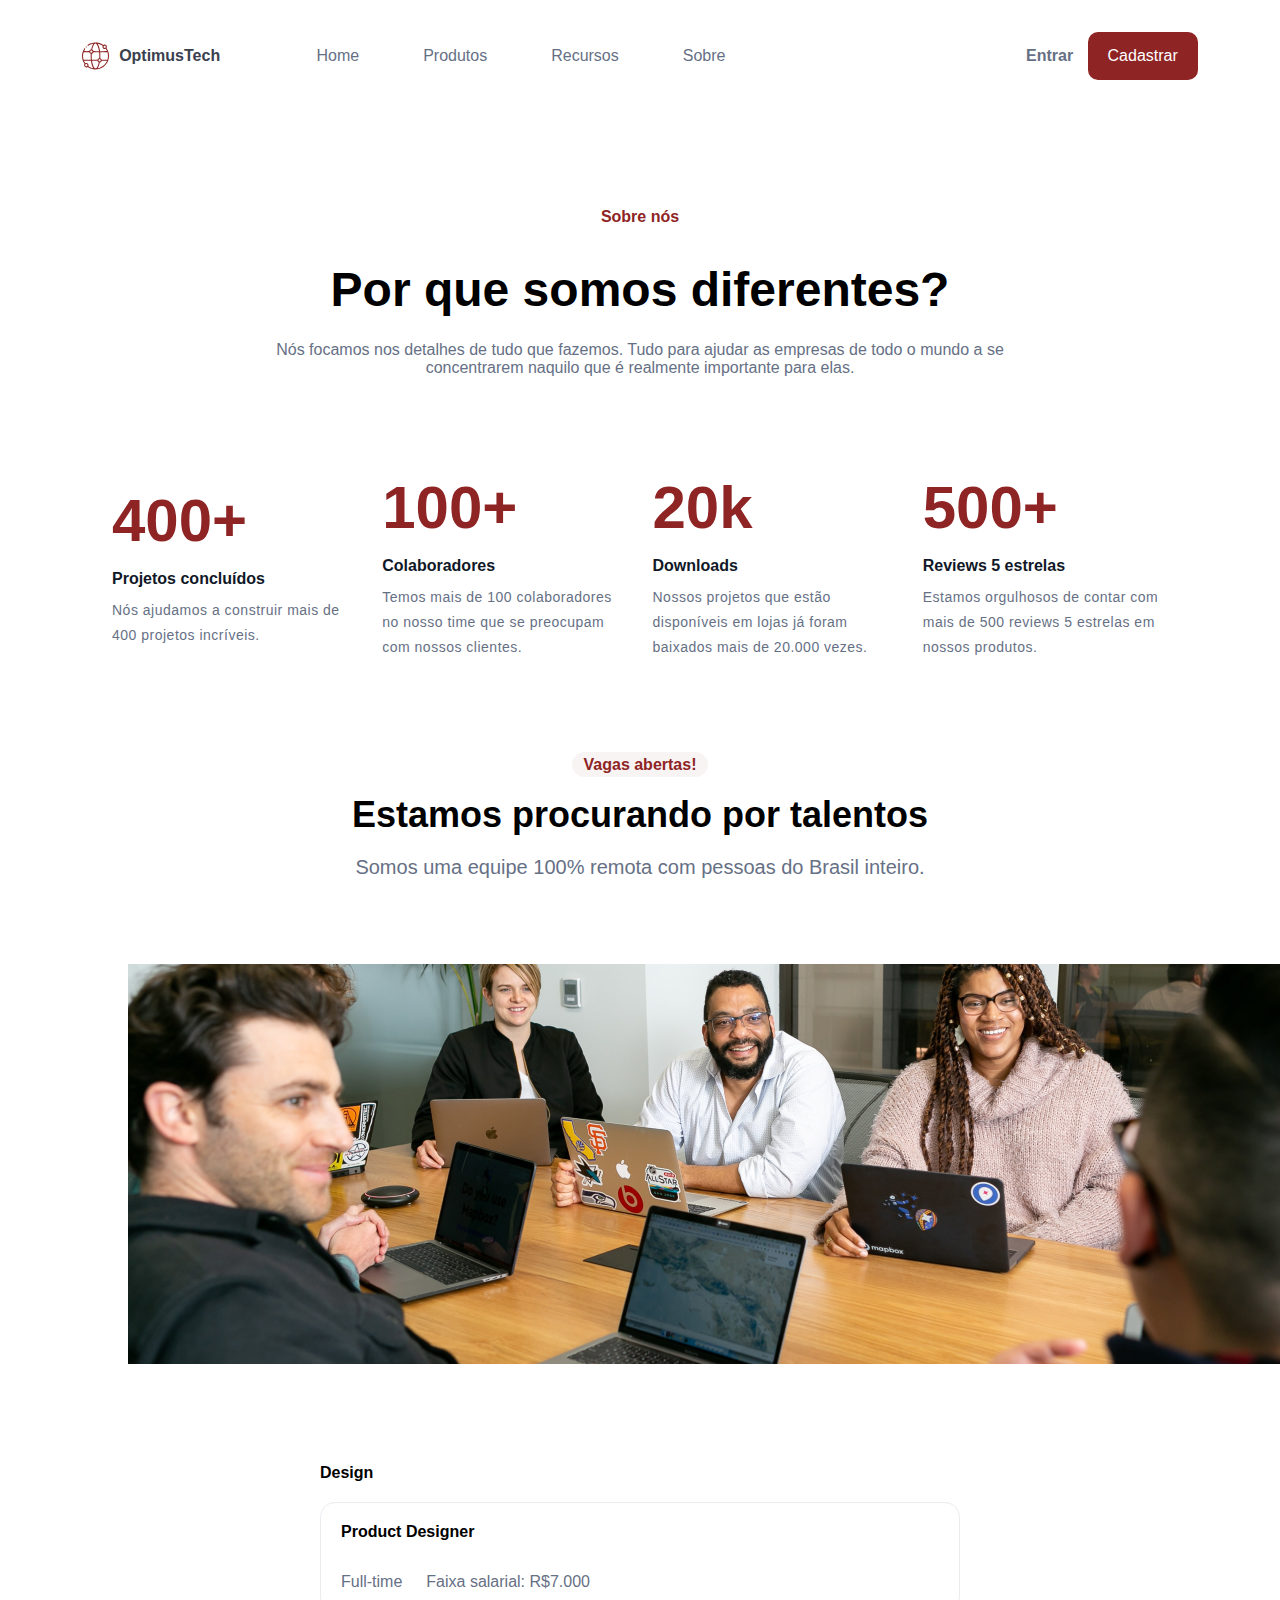
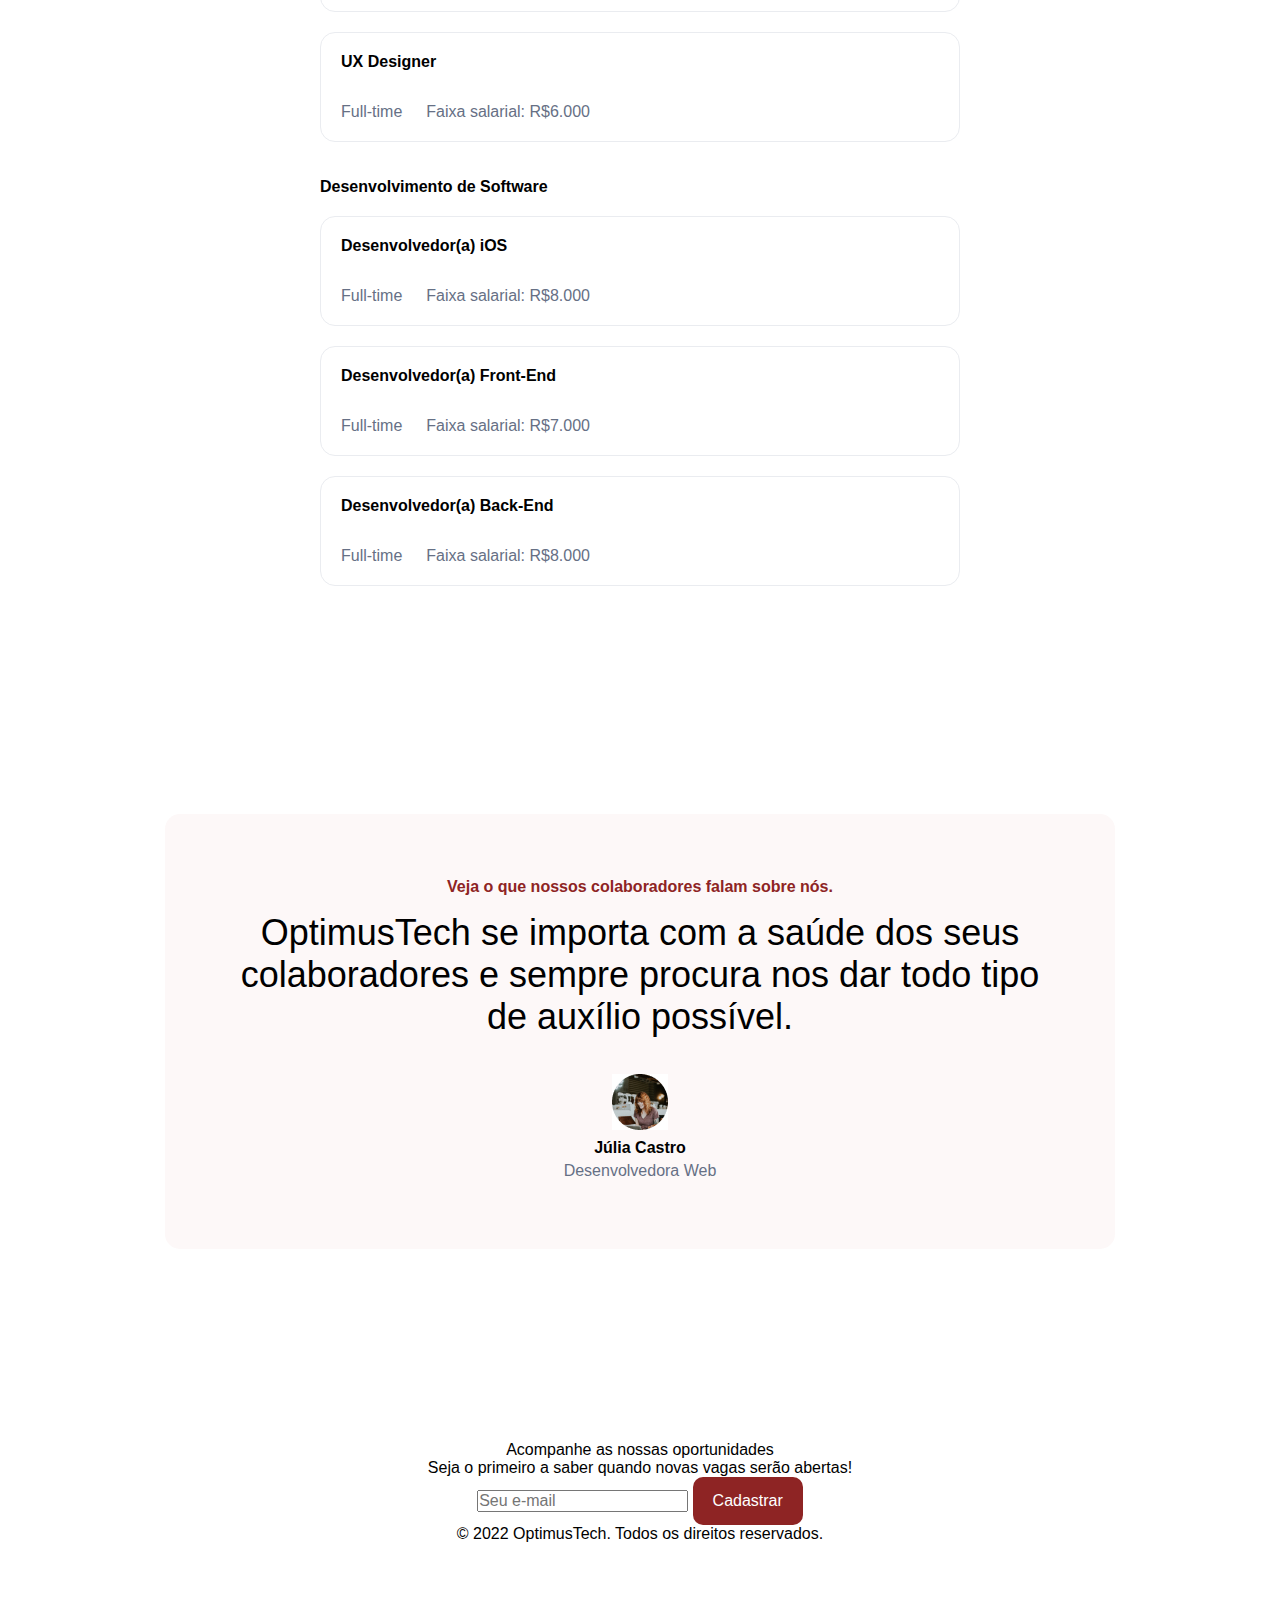
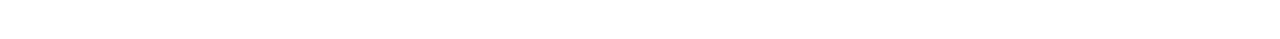
<file: index.html>
<!DOCTYPE html>
<html lang="pt-br">
<head>
    <meta charset="UTF-8">
    <meta http-equiv="X-UA-Compatible" content="IE=edge">
    <meta name="viewport" content="width=device-width, initial-scale=1.0">
    <title>OptimusTech</title>
    <link rel="shortcut icon" href="./assets/worldwide.svg" type="image/x-icon">
    <link rel="stylesheet" href="style.css">
</head>
<body>
    <header>
        <div class="container">
            <div class="logo-tip">
                <img src="./assets/worldwide.svg" alt="Logo">
                <h1 class="title">OptimusTech</h1>
            </div>
            <div class="content">
                <nav class="nav-bar">
                    <ul>
                        <li><a href="">Home</a></li>
                        <li><a href="">Produtos</a></li>
                        <li><a href="">Recursos</a></li>
                        <li><a href="">Sobre</a></li>
                    </ul>
                </nav>
            </div>
            <div class="logo"></div>
            <div class="buttons">
                <a href="">Entrar</a>
                <button class="bttn">Cadastrar</button>
            </div>
        </div>
    </header>
    <section class="container-about">
        <article class="content-about">
            <span class="head">Sobre nós</span>
            <h1>Por que somos diferentes?</h1>
            <p>Nós focamos nos detalhes de tudo que fazemos. Tudo para ajudar as empresas de todo o mundo a se concentrarem naquilo que é realmente importante para elas.</p>
        </article>
        <article class="metrics">
            <div class="box">
                <span class="number">400+</span>
                <p>Projetos concluídos</p>
                <p>Nós ajudamos a construir mais de 400 projetos incríveis.</p>
            </div>
            <div class="box">
                <span class="number">100+</span>
                <p>Colaboradores</p>
                <p>Temos mais de 100 colaboradores no nosso time que se preocupam com nossos clientes.</p>
            </div>
            <div class="box">
                <span class="number">20k</span>
                <p>Downloads</p>
                <p>Nossos projetos que estão disponíveis em lojas já foram baixados mais de 20.000 vezes.</p>
            </div>
            <div class="box">
                <span class="number">500+</span>
                <p>Reviews 5 estrelas</p>
                <p>Estamos orgulhosos de contar com mais de 500 reviews 5 estrelas em nossos produtos.</p>
            </div>
        </article>
    </section>
    <section class="works">
        <article class="container-search">
            <div class="header">
                <span class="head">Vagas abertas!</span>
                <p>Estamos procurando por talentos</p>
                <p>Somos uma equipe 100% remota com pessoas do Brasil inteiro.</p>
            </div>
            <img src="./assets/teamwork.jpg" alt="Teamwork together">
        </article>
        <article class="jobs">
            <div class="container">
                <div class="group">
                    <span class="title">Design</span>
                    <div class="job">
                        <p>Product Designer</p>
                        <p>Full-time</p>
                        <p>Faixa salarial: R$7.000</p>
                    </div>
                    <div class="job">
                        <p>UX Designer</p>
                        <p>Full-time</p>
                        <p>Faixa salarial: R$6.000</p>
                    </div>
                </div>
                <div class="group">
                    <span class="title">Desenvolvimento de Software</span>
                    <div class="job">
                        <p>Desenvolvedor(a) iOS</p>
                        <p>Full-time</p>
                        <p>Faixa salarial: R$8.000</p>
                    </div>
                    <div class="job">
                        <p>Desenvolvedor(a) Front-End</p>
                        <p>Full-time</p>
                        <p>Faixa salarial: R$7.000</p>
                    </div>
                    <div class="job">
                        <p>Desenvolvedor(a) Back-End</p>
                        <p>Full-time</p>
                        <p>Faixa salarial: R$8.000</p>
                    </div>
                </div>
            </div>
        </article>
    </section>
    <section class="depoimentos">
        <article class="container">
            <div class="header">
                <span class="head">
                    Veja o que nossos colaboradores falam sobre nós.
                </span>
                <p>OptimusTech se importa com a saúde dos seus colaboradores e sempre procura nos dar todo tipo de auxílio possível.</p>
            </div>
            <div class="user-comment">
                <img src="./assets/Avatar.jpg" alt="Avatar">
                <p class="user">Júlia Castro</p>
                <p class="function">Desenvolvedora Web</p>
            </div>
        </article>
    </section>
    <footer>
        <div class="container">
            <span>Acompanhe as nossas oportunidades</span>
            <p>Seja o primeiro a saber quando novas vagas serão abertas!</p>
            <form action="#">
                <input type="email" placeholder="Seu e-mail">
                <button class="bttn">Cadastrar</button>
            </form>
            <div class="copy">
                © 2022 OptimusTech. Todos os direitos reservados.
            </div>
        </div>
    </footer>
</body>
</html>
</file>
<file: style.css>
* {
  box-sizing: border-box;
  padding: 0;
  margin: 0;
  font-size: 16px;
  font-family: sans-serif;
}

body {
  width: 100%;
  height: 100vh;
}

header {
  width: 100%;
  padding: 32px 0;
}

header .container {
  width: 100%;
  margin: auto;
  padding: 0 50px;
  display: flex;
  align-items: center;
  justify-content: space-around;
}

header .logo-tip {
  display: flex;
  align-items: center;
  justify-content: center;
  cursor: pointer;
}

header .logo-tip h1 {
  font-weight: 600;
  color: #3a404e;
  margin-left: 10px;
}

header .logo {
  width: 140px;
}

/* Nav bar */

header .content .nav-bar ul {
  display: flex;
  align-items: center;
  justify-content: center;
  flex-direction: row;
  list-style-type: none;
}

header .content .nav-bar ul a {
  text-decoration: none;
  font-weight: 500;
  color: #667085;
}

header .nav-bar li {
  color: #667085;
  font-weight: 600;
  margin: 0 32px;
}

header .buttons a {
  text-decoration: none;
  color: #667085;
  font-weight: 600;
  margin-right: 10px;
}

/* Buttons */

.bttn {
  padding: 15px 20px;
  color: #fff;
  background-color: #8e2424;
  border-radius: 10px;
  border: none;
  cursor: pointer;
}

/* span head all container */

.head{
  color: #8E2424;
  font-weight: 600;
  padding: 4px 12px;
  border-radius: 15px;
  margin-bottom: 20px;
}

/* About */

.container-about {
  width: 100%;
}

.content-about {
  width: 100%;
  padding: 96px 0;
  text-align: center;
}

.content-about h1 {
  color: #000;
  font-size: 48px;
  font-weight: 600;
  margin: 36px 0 24px;
}

.content-about p {
  color: #667085;
  font-weight: 500;
  width: 791px;
  margin: auto;
}

/* Metrics */

.container-about .metrics {
  width: 100%;
  padding: 0 112px;
  display: flex;
  align-items: center;
  justify-content: center;
  gap: 25px;
}

.container-about .metrics .box {
  width: 280px;
}

.container-about .metrics .box .number {
  color: #8e2424;
  font-weight: 600;
  font-size: 60px;
}

.container-about .metrics .box p:nth-child(2) {
  color: #101828;
  font-weight: 600;
  margin: 15px 0 10px 0;
}

.container-about .metrics .box p:nth-child(3) {
  color: #667085;
  font-weight: 500;
  line-height: 25px;
  letter-spacing: 0.5px;
  font-size: 14px;
  word-break: keep-all;
}

/* Work and img */

.works {
  width: 100%;
  display: flex;
  justify-items: center;
  align-items: center;
  flex-direction: column;
  padding: 96px 0;
}

.works .container-search{
  width: 80%;
  text-align: center;
  margin-bottom: 96px;
}

.works .container-search .head{
  color: #8E2424;
  background-color:#8E24240D;
  font-weight: 600;
  padding: 4px 12px;
  border-radius: 15px;
  margin-bottom: 20px;
}

.works .container-search p{
  margin: 20px 0;
}

.works .container-search .header p:nth-child(2){
  color: #000;
  font-size: 36px;
  font-weight: 600;
}

.works .container-search .header p:nth-child(3){
  color: #667085;
  font-size: 20px;
  font-weight: 400;
}

.works .container-search img{
  margin-top: 65px;
}

.works .jobs{
  width: 50%;
}

.works .jobs .group{
  margin-bottom: 36px;
}

.works .jobs .group .title{
  font-weight: 600;
}

.works .jobs .group .job{
  width: 100%;
  border: 1px solid #EAECF0;
  border-radius: 15px;
  padding: 20px;
  display: flex;
  flex-direction: row;
  flex-wrap: wrap;
  margin-top: 20px;
}

.works .jobs .group .job p{
  margin-right: 24px;
  color: #667085;
  font-weight: 500;
}
.works .jobs .group .job p:nth-child(1){
  width: 100%;
  font-weight: 600;
  margin-bottom: 32px;
  color: #000;
}

.depoimentos{
  width: 100%;
  padding: 96px 112px;
  display: flex;
  justify-items: center;
  align-items: center;
  flex-direction: column;
}

.depoimentos .container{
  width: 90%;
  text-align: center;
  padding: 64px;
  background-color: #C3191908;
  border-radius: 15px;
}

.depoimentos .container .header p{
  margin: 16px 0 36px 0;
  font-size: 36px;
  font-weight: 500;
}

.depoimentos .container .user-comment p{
  margin:5px 0;
  color: #667085;
}

.depoimentos .container .user-comment p:nth-child(2){
  color: #000;
  font-weight: 600;
}

footer{
  width: 100%;
}

footer .container{
  width: 50%;
  padding: 96px 0;
  margin: auto;
  text-align: center;
}

footer form span{
  font-size: 36px;
}
</file>
